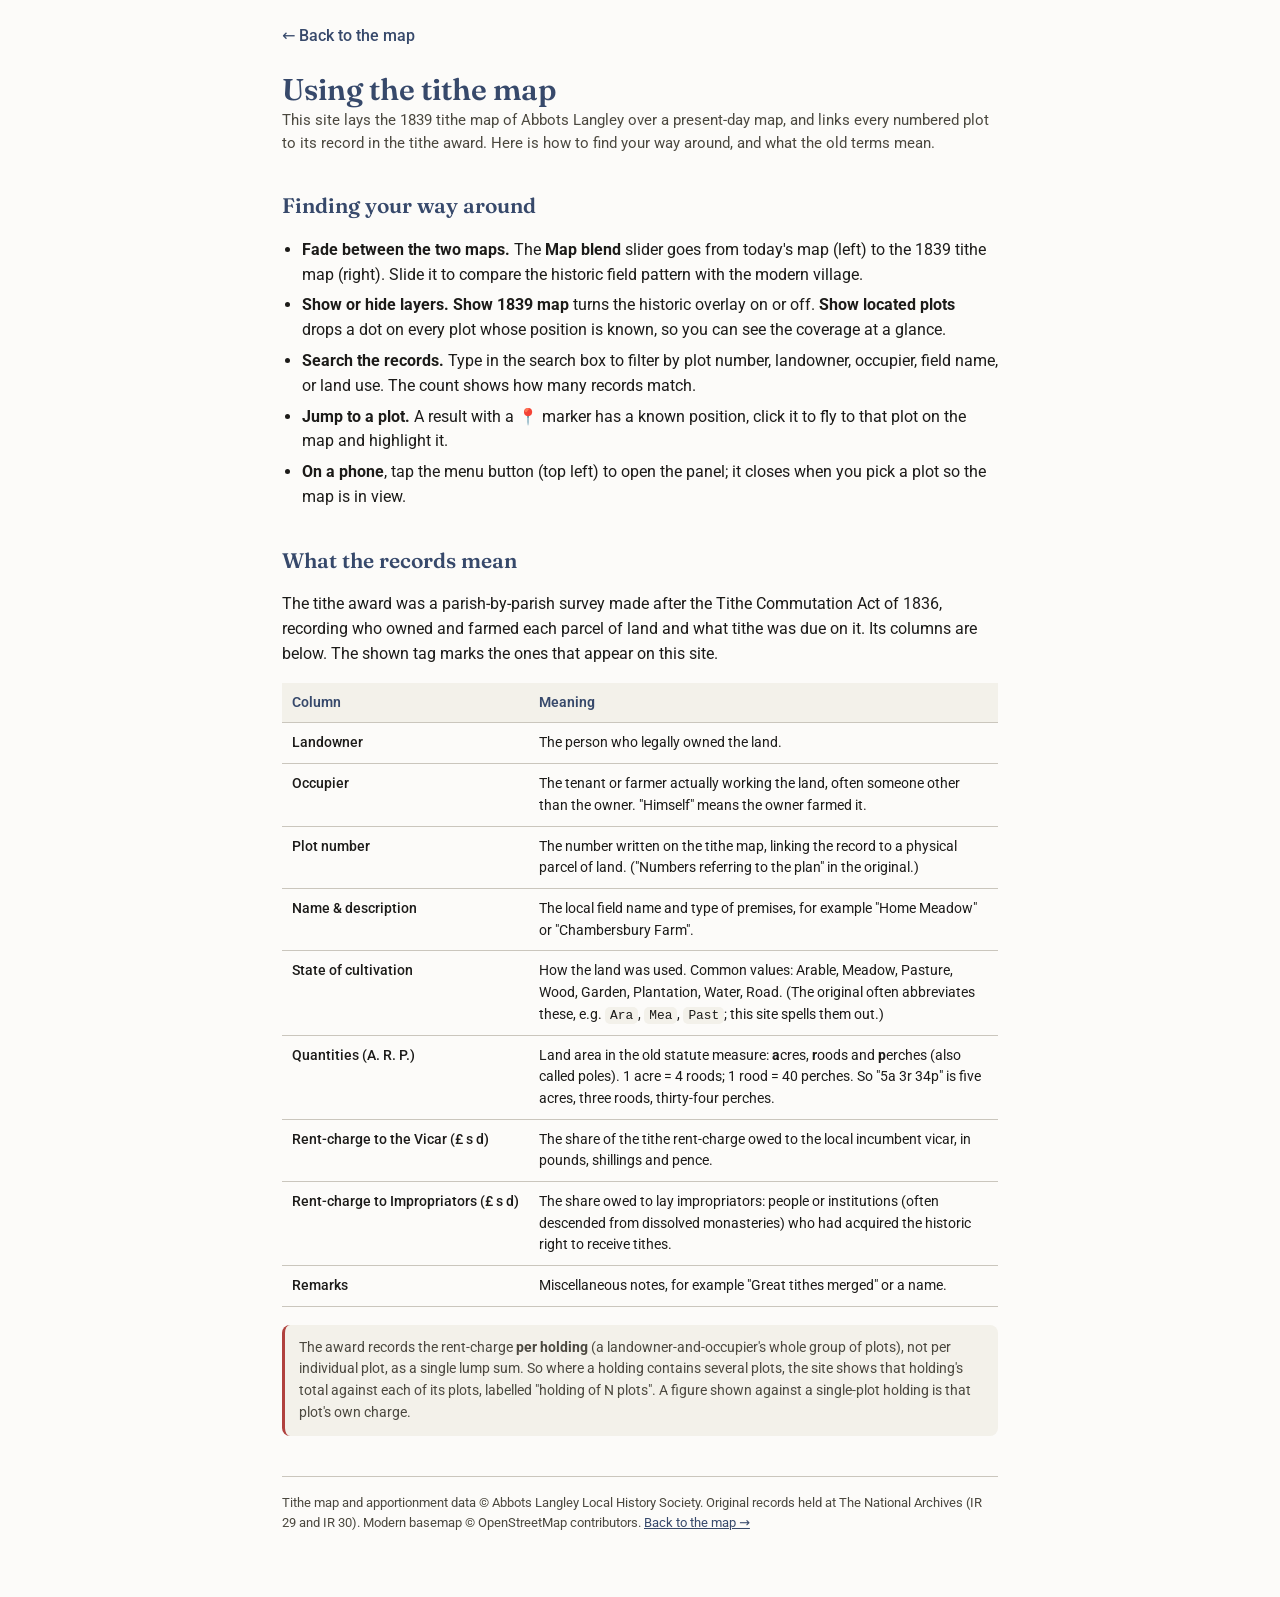
<file: help.html>
<!doctype html>
<html lang="en-GB">
<head>
  <meta charset="utf-8">
  <meta name="viewport" content="width=device-width, initial-scale=1">
  <title>How to use the Abbots Langley tithe map</title>
  <link rel="preconnect" href="https://fonts.googleapis.com">
  <link rel="preconnect" href="https://fonts.gstatic.com" crossorigin>
  <link href="https://fonts.googleapis.com/css2?family=Fraunces:opsz,wght@9..144,500;9..144,600&family=Roboto:wght@400;500&display=swap" rel="stylesheet">
  <style>
    :root { --primary:#37496b; --madder:#b0413e; --surface:#fcfbf9; --surface-2:#f3f1ea;
      --on:#1c1b19; --var:#4b483f; --outline:#cac6bd; }
    * { box-sizing:border-box; }
    body { margin:0; font-family:Roboto,system-ui,sans-serif; color:var(--on); background:var(--surface);
      line-height:1.55; }
    .wrap { max-width:760px; margin:0 auto; padding:24px 22px 64px; }
    a { color:var(--primary); }
    .back { display:inline-block; margin-bottom:18px; font-weight:500; text-decoration:none; }
    .back:hover { text-decoration:underline; }
    h1 { font-family:Fraunces,serif; font-weight:600; font-size:30px; line-height:1.1; margin:.2em 0 .1em; color:var(--primary); }
    .lede { color:var(--var); font-size:15px; margin:0 0 28px; }
    h2 { font-family:Fraunces,serif; font-weight:600; font-size:21px; margin:34px 0 10px; color:var(--primary); }
    h3 { font-size:15px; margin:20px 0 4px; }
    ul { padding-left:20px; } li { margin:6px 0; }
    .pin { color:var(--madder); }
    table { border-collapse:collapse; width:100%; margin:8px 0 4px; font-size:14px; }
    th, td { text-align:left; vertical-align:top; padding:9px 10px; border-bottom:1px solid var(--outline); }
    th { background:var(--surface-2); font-weight:600; color:var(--primary); }
    td.col { white-space:nowrap; font-weight:500; }
    .note { background:var(--surface-2); border-left:3px solid var(--madder); border-radius:8px;
      padding:12px 14px; margin:18px 0; font-size:14px; color:var(--var); }
    code { background:var(--surface-2); padding:1px 5px; border-radius:5px; font-size:.92em; }
    footer { margin-top:40px; padding-top:16px; border-top:1px solid var(--outline); font-size:13px; color:var(--var); }
  </style>
</head>
<body>
  <div class="wrap">
    <a class="back" href="index.html">&larr; Back to the map</a>
    <h1>Using the tithe map</h1>
    <p class="lede">This site lays the 1839 tithe map of Abbots Langley over a present-day map, and
      links every numbered plot to its record in the tithe award. Here is how to find your way around,
      and what the old terms mean.</p>

    <h2>Finding your way around</h2>
    <ul>
      <li><b>Fade between the two maps.</b> The <b>Map blend</b> slider goes from today's map (left)
        to the 1839 tithe map (right). Slide it to compare the historic field pattern with the modern
        village.</li>
      <li><b>Show or hide layers.</b> <b>Show 1839 map</b> turns the historic overlay on or off.
        <b>Show located plots</b> drops a dot on every plot whose position is known, so you can see
        the coverage at a glance.</li>
      <li><b>Search the records.</b> Type in the search box to filter by plot number, landowner,
        occupier, field name, or land use. The count shows how many records match.</li>
      <li><b>Jump to a plot.</b> A result with a <span class="pin">&#128205;</span> marker has a known
        position, click it to fly to that plot on the map and highlight it.</li>
      <li><b>On a phone</b>, tap the menu button (top left) to open the panel; it closes when you pick
        a plot so the map is in view.</li>
    </ul>

    <h2>What the records mean</h2>
    <p>The tithe award was a parish-by-parish survey made after the Tithe Commutation Act of 1836,
      recording who owned and farmed each parcel of land and what tithe was due on it. Its columns are
      below. The <span class="tag on">shown</span> tag marks the ones that appear on this site.</p>

    <table>
      <thead><tr><th>Column</th><th>Meaning</th></tr></thead>
      <tbody>
        <tr><td class="col">Landowner</td><td>The person who legally owned the land.</td></tr>
        <tr><td class="col">Occupier</td><td>The tenant or farmer actually working the land, often someone other than the owner. "Himself" means the owner farmed it.</td></tr>
        <tr><td class="col">Plot number</td><td>The number written on the tithe map, linking the record to a physical parcel of land. ("Numbers referring to the plan" in the original.)</td></tr>
        <tr><td class="col">Name &amp; description</td><td>The local field name and type of premises, for example "Home Meadow" or "Chambersbury Farm".</td></tr>
        <tr><td class="col">State of cultivation</td><td>How the land was used. Common values: Arable, Meadow, Pasture, Wood, Garden, Plantation, Water, Road. (The original often abbreviates these, e.g. <code>Ara</code>, <code>Mea</code>, <code>Past</code>; this site spells them out.)</td></tr>
        <tr><td class="col">Quantities (A. R. P.)</td><td>Land area in the old statute measure: <b>a</b>cres, <b>r</b>oods and <b>p</b>erches (also called poles). 1 acre = 4 roods; 1 rood = 40 perches. So "5a 3r 34p" is five acres, three roods, thirty-four perches.</td></tr>
        <tr><td class="col">Rent-charge to the Vicar (&pound; s d)</td><td>The share of the tithe rent-charge owed to the local incumbent vicar, in pounds, shillings and pence.</td></tr>
        <tr><td class="col">Rent-charge to Impropriators (&pound; s d)</td><td>The share owed to lay impropriators: people or institutions (often descended from dissolved monasteries) who had acquired the historic right to receive tithes.</td></tr>
        <tr><td class="col">Remarks</td><td>Miscellaneous notes, for example "Great tithes merged" or a name.</td></tr>
      </tbody>
    </table>

    <p class="note">The award records the rent-charge <b>per holding</b> (a landowner-and-occupier's
      whole group of plots), not per individual plot, as a single lump sum. So where a holding
      contains several plots, the site shows that holding's total against each of its plots, labelled
      "holding of N plots". A figure shown against a single-plot holding is that plot's own charge.</p>

    <footer>
      Tithe map and apportionment data &copy; Abbots Langley Local History Society. Original records
      held at The National Archives (IR 29 and IR 30). Modern basemap &copy; OpenStreetMap
      contributors. <a href="index.html">Back to the map &rarr;</a>
    </footer>
  </div>
</body>
</html>
</file>
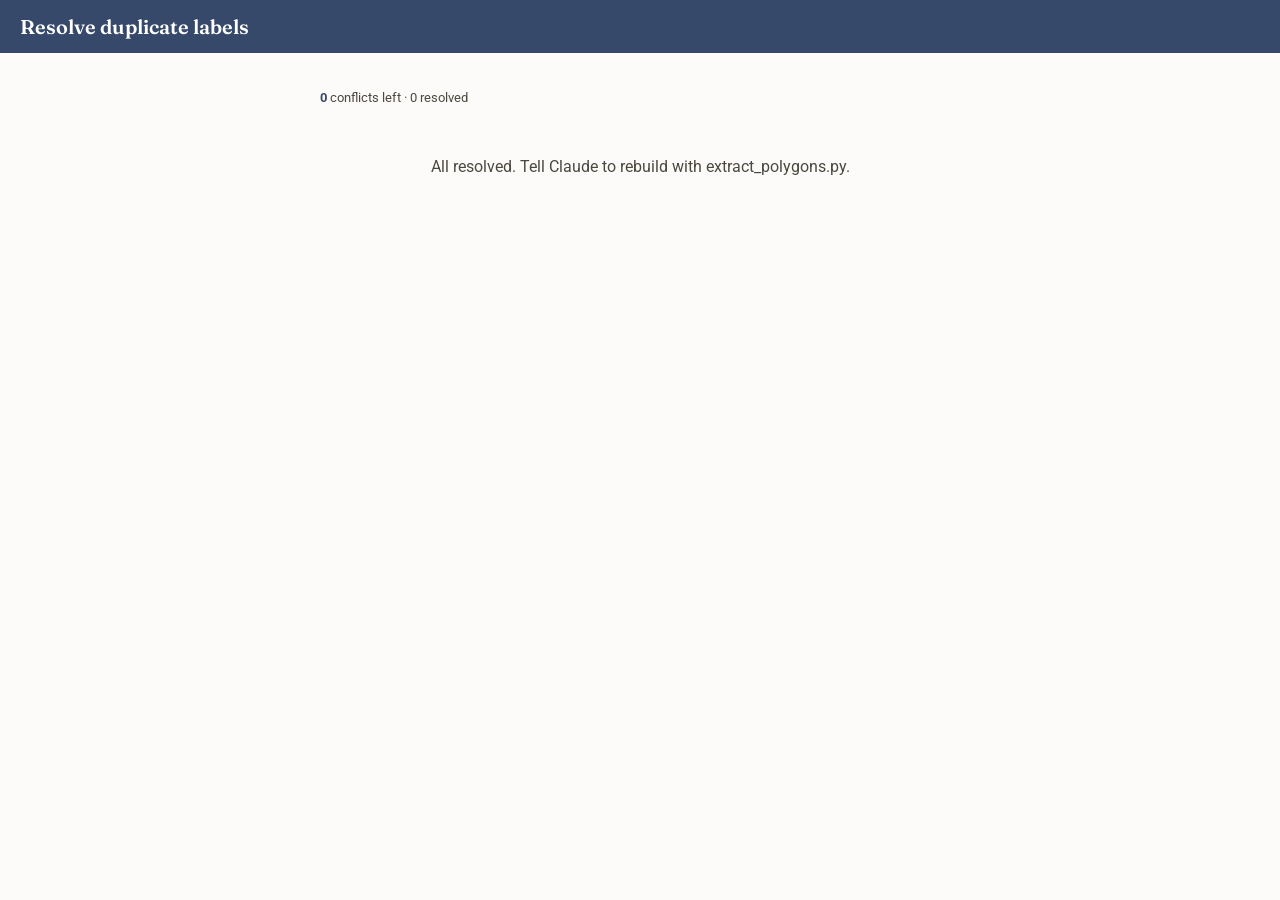
<file: resolve.html>
<!doctype html>
<html lang="en-GB">
<head>
  <meta charset="utf-8">
  <meta name="viewport" content="width=device-width, initial-scale=1">
  <title>Resolve duplicate labels</title>
  <link href="https://fonts.googleapis.com/css2?family=Fraunces:opsz,wght@9..144,600&family=Roboto:wght@400;500&display=swap" rel="stylesheet">
  <style>
    :root { --primary:#37496b; --madder:#b0413e; --surface:#fcfbf9; --s2:#f3f1ea; --on:#1c1b19; --var:#4b483f; --outline:#cac6bd; }
    * { box-sizing:border-box; }
    body { margin:0; font-family:Roboto,system-ui,sans-serif; color:var(--on); background:var(--surface); }
    header { padding:14px 20px; background:var(--primary); color:#fff; }
    header h1 { font-family:Fraunces,serif; font-size:20px; margin:0; font-weight:600; }
    main { max-width:680px; margin:0 auto; padding:24px 20px; }
    .progress { font-size:13px; color:var(--var); margin-bottom:12px; }
    .progress b { color:var(--primary); }
    .card { background:var(--s2); border-radius:18px; padding:20px; box-shadow:0 1px 3px rgba(0,0,0,.12); }
    .crop { display:block; width:320px; height:320px; object-fit:cover; image-rendering:pixelated;
      border-radius:12px; background:#fff; margin:0 auto 18px; border:1px solid var(--outline); }
    p.q { text-align:center; color:var(--var); margin:0 0 14px; }
    .opts { display:flex; flex-wrap:wrap; gap:10px; justify-content:center; }
    .opts button { font:inherit; font-weight:500; padding:12px 18px; border:none; border-radius:24px; cursor:pointer;
      background:var(--primary); color:#fff; min-width:96px; }
    .opts button .rec { display:block; font-size:11px; font-weight:400; opacity:.85; margin-top:3px; }
    .alt { display:flex; gap:10px; justify-content:center; margin-top:16px; align-items:center; }
    .alt input { font:inherit; width:110px; padding:8px 10px; border:2px solid var(--outline); border-radius:10px; text-align:center; }
    .alt .ghost { background:transparent; color:var(--var); box-shadow:inset 0 0 0 1px var(--outline); border:none; border-radius:24px; padding:10px 14px; cursor:pointer; font:inherit; }
    .done { text-align:center; padding:40px; font-size:16px; color:var(--var); }
    .saved { position:fixed; bottom:18px; left:50%; transform:translateX(-50%); background:var(--on); color:#fff;
      padding:8px 16px; border-radius:20px; font-size:13px; opacity:0; transition:opacity .2s; pointer-events:none; }
    .saved.show { opacity:.92; }
  </style>
</head>
<body>
  <header><h1>Resolve duplicate labels</h1></header>
  <main>
    <p class="progress"><b id="left">0</b> conflicts left &middot; <span id="done">0</span> resolved</p>
    <div id="wrap"></div>
  </main>
  <div id="toast" class="saved">Saved</div>
  <script>
  const $ = (id) => document.getElementById(id);
  let conflicts = [], confirmed = {}, i = 0, done = 0;
  const toast = (m) => { const t=$("toast"); t.textContent=m; t.classList.add("show"); setTimeout(()=>t.classList.remove("show"),1100); };
  const save = () => fetch("/review/save",{method:"POST",headers:{"Content-Type":"application/json"},body:JSON.stringify(confirmed)}).then(()=>toast("Saved"));

  // Keep `keep` at this cluster's location, drop the other members.
  async function resolve(c, keep) {
    const base = { sheet: c.sheet, col: c.col, row: c.row };
    // reuse any member's existing lon/lat (all near-identical) so the kept plot stays located
    const any = c.members.map(m => confirmed[m]).find(v => v && v.lon != null);
    if (any) { base.lon = any.lon; base.lat = any.lat; }
    for (const m of c.members) if (m !== keep) delete confirmed[m];
    if (keep) confirmed[keep] = { ...base, ...(confirmed[keep]||{}), sheet: c.sheet, col: c.col, row: c.row, ...(any?{lon:any.lon,lat:any.lat}:{}) };
    c.resolved = true; done++;
    await save(); render();
  }

  function render() {
    const wrap = $("wrap");
    const q = conflicts.filter(c => !c.resolved);
    $("left").textContent = q.length; $("done").textContent = done;
    if (i >= q.length) { wrap.innerHTML = '<div class="done">All resolved. Tell Claude to rebuild with extract_polygons.py.</div>'; return; }
    const c = q[i];
    const btns = c.members.map(m => {
      const r = c.records[m];
      const rec = r ? `<span class="rec">${r.name||"?"}</span>` : '<span class="rec">not a known plot</span>';
      return `<button data-keep="${m}">${m}${rec}</button>`;
    }).join("");
    wrap.innerHTML = `
      <div class="card">
        <img class="crop" src="data/review/${c.crop}" alt="label">
        <p class="q">One label, ${c.members.length} readings. Which number is actually printed?</p>
        <div class="opts">${btns}</div>
        <div class="alt">
          <input id="other" placeholder="other no" inputmode="numeric">
          <button class="ghost" id="bOther">Use this</button>
          <button class="ghost" id="bSkip">Skip</button>
        </div>
      </div>`;
    wrap.querySelectorAll(".opts button").forEach(b => b.onclick = () => resolve(c, b.dataset.keep));
    $("bOther").onclick = () => { const v=$("other").value.trim(); if (v) resolve(c, v); };
    $("bSkip").onclick = () => { i++; render(); };
  }

  Promise.all([
    fetch("data/review/conflicts.json").then(r=>r.json()),
    fetch("data/review/confirmed.json").then(r=>r.json()),
  ]).then(([cf, cn]) => { conflicts=cf; confirmed=cn; render(); })
    .catch(() => { $("wrap").innerHTML = '<div class="done">No conflicts file. Run scripts/find_conflicts.py first.</div>'; });
  </script>
</body>
</html>
</file>
